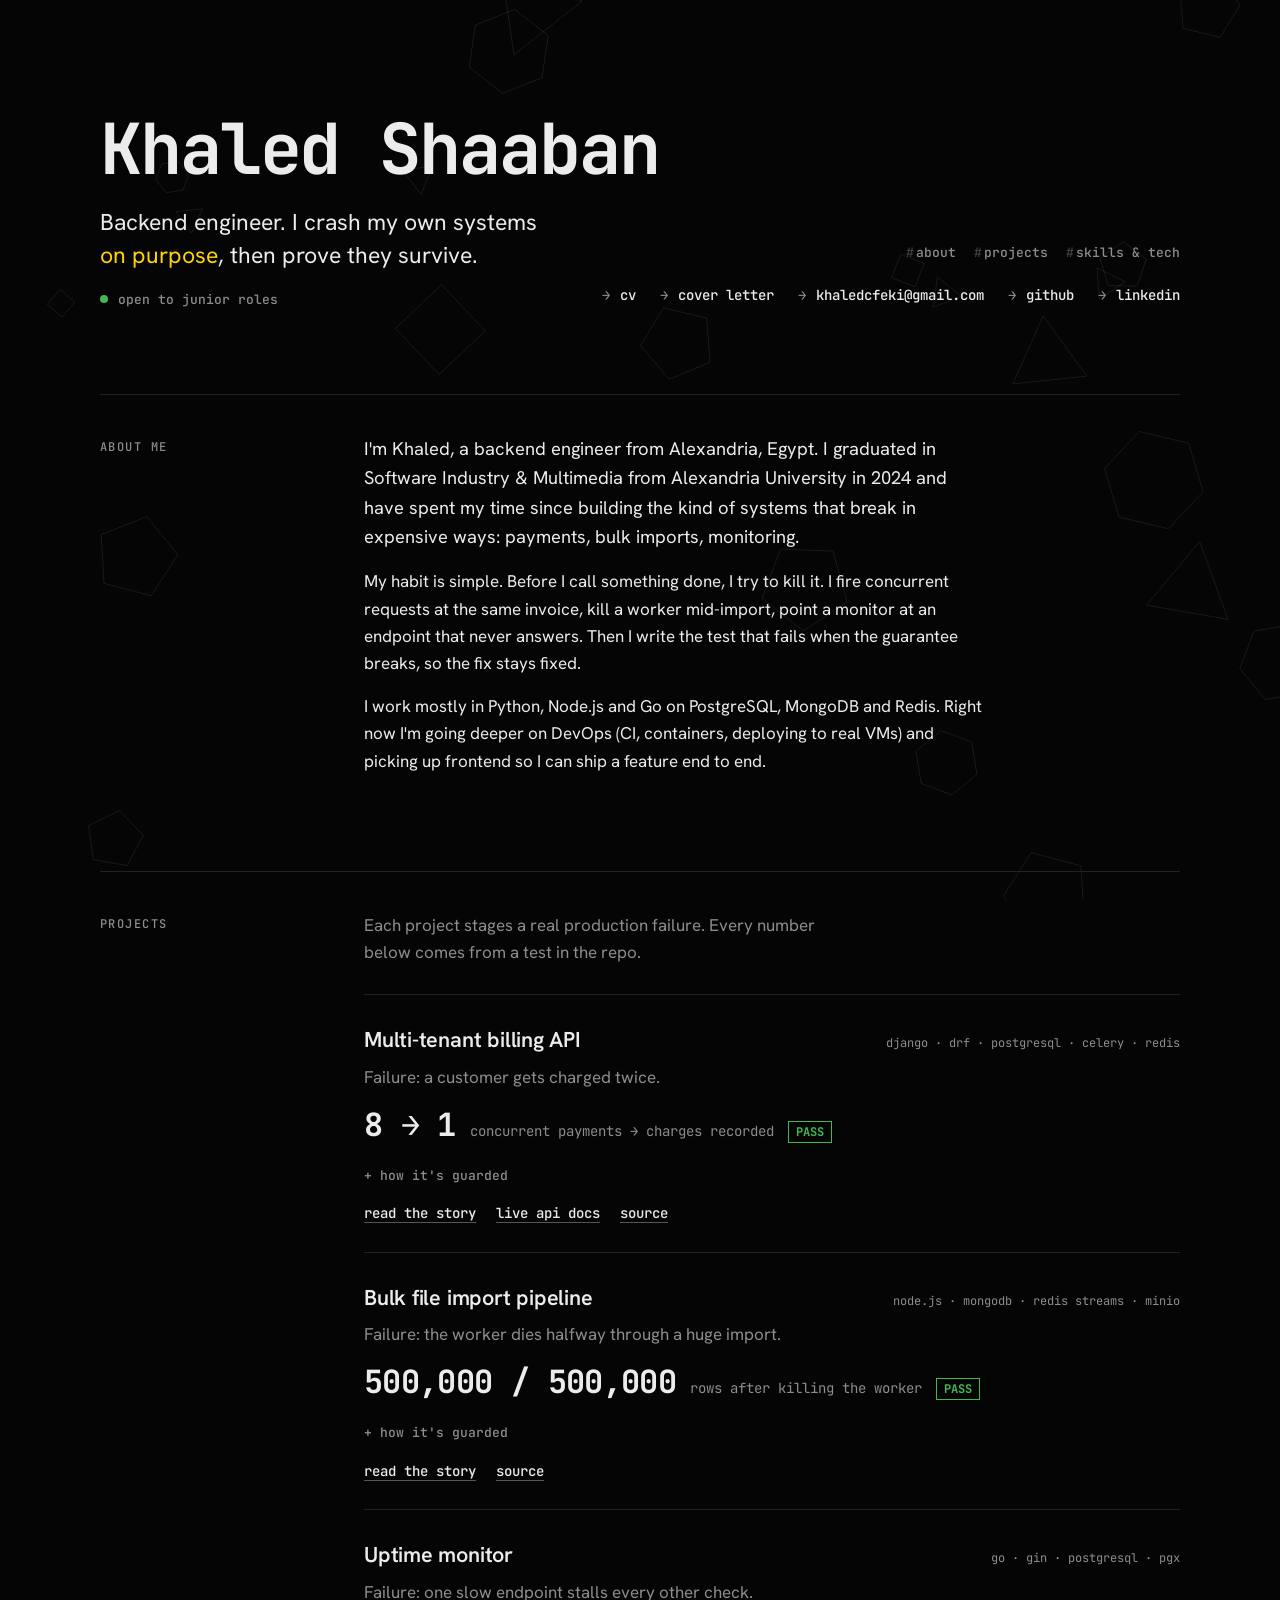
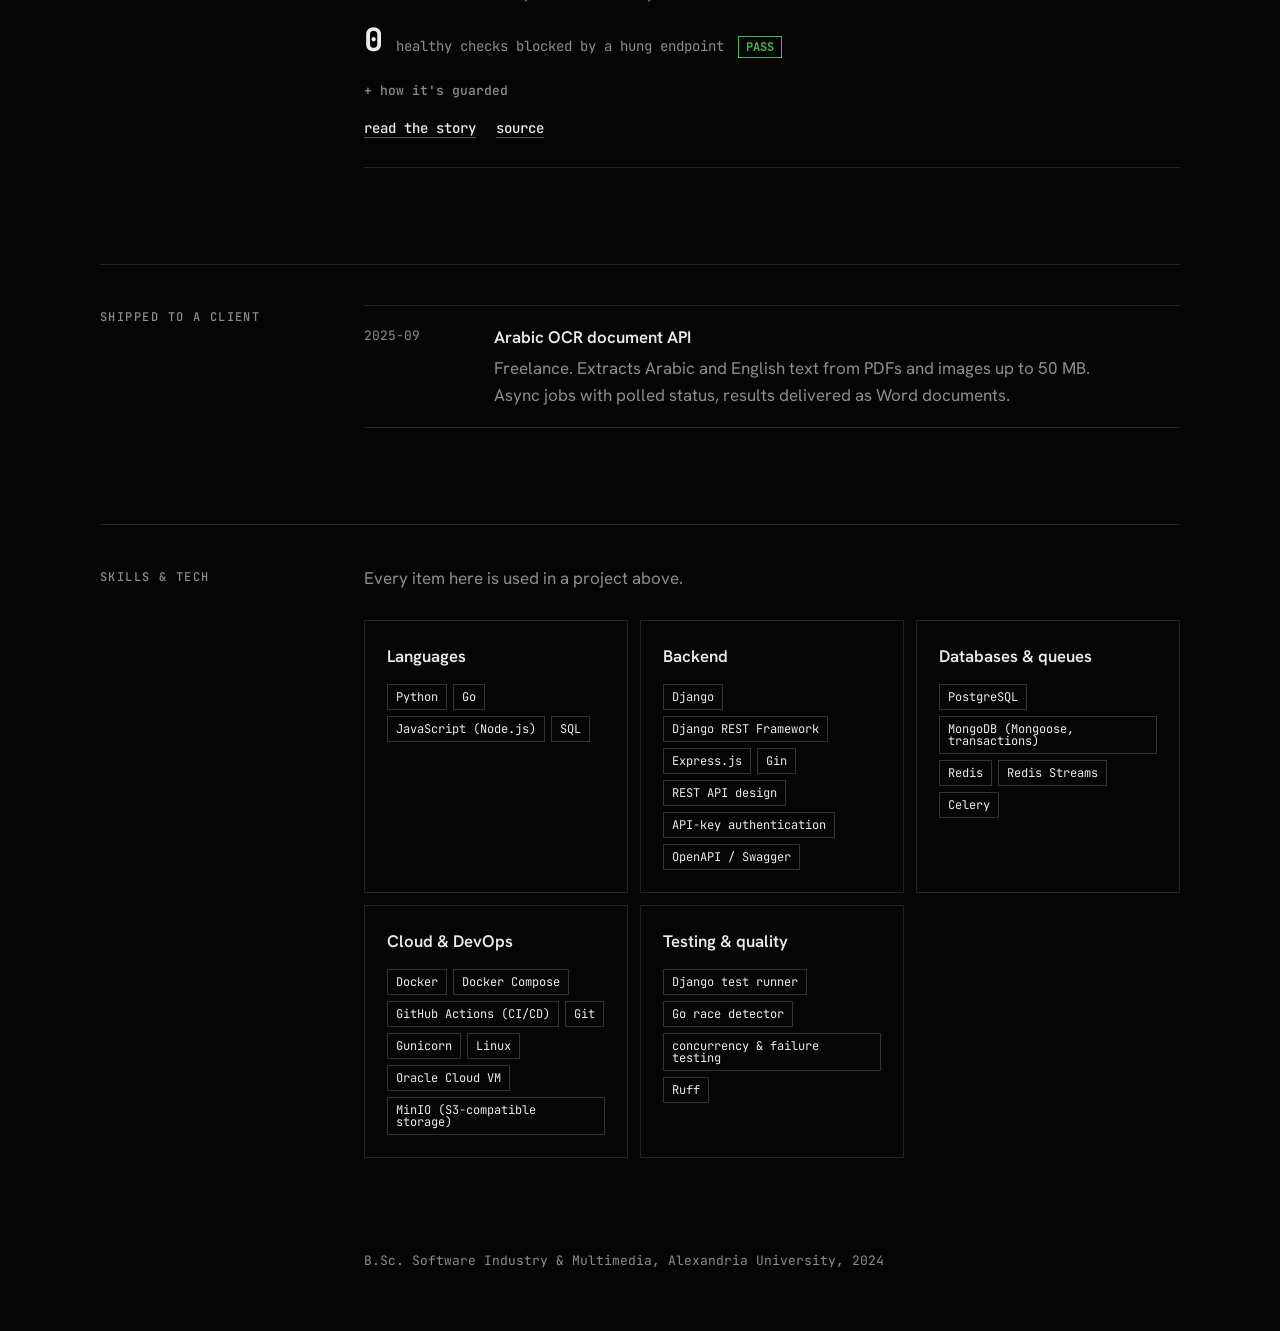
<file: index.html>
<!doctype html>
<html lang="en">
<head>
  <meta charset="utf-8">
  <meta name="viewport" content="width=device-width, initial-scale=1">
  <title>Khaled Shaaban · Backend Engineer</title>
  <meta name="description" content="Junior backend engineer. I crash my own systems on purpose and prove each fix with a test.">
  <link rel="preconnect" href="https://fonts.googleapis.com">
  <link rel="preconnect" href="https://fonts.gstatic.com" crossorigin>
  <link href="https://fonts.googleapis.com/css2?family=Hanken+Grotesk:wght@400;500;600&family=JetBrains+Mono:wght@400;500;700&display=swap" rel="stylesheet">
  <link rel="icon" type="image/svg+xml" href="favicon.svg">
  <link rel="stylesheet" href="style.css?v=2">
</head>
<body>
  <canvas id="bg" aria-hidden="true"></canvas>
  <div class="layout">
    <header class="side">
      <h1 class="glitch">Khaled Shaaban</h1>
      <p class="tagline">Backend engineer. I crash my own systems <em>on purpose</em>, then prove they survive.</p>
      <p class="availability"><span class="dot"></span>open to junior roles</p>
      <div class="side-links">
      <nav class="nav" aria-label="Sections">
        <a href="#about">about</a>
        <a href="#projects">projects</a>
        <a href="#skills">skills &amp; tech</a>
      </nav>
      <ul class="contact">
        <li><a href="files/Khaled_Shaaban_CV.pdf" target="_blank" rel="noopener">cv</a></li>
        <li><a href="files/cover-letter.pdf" target="_blank" rel="noopener">cover letter</a></li>
        <li><a href="mailto:khaledcfeki@gmail.com">khaledcfeki@gmail.com</a></li>
        <li><a href="https://github.com/SupeeerMario">github</a></li>
        <li><a href="https://linkedin.com/in/khaled-elfeki">linkedin</a></li>
      </ul>
      </div>
    </header>

    <main class="content">
      <section id="about">
        <h2>About me</h2>
        <div class="prose">
          <p>I'm Khaled, a backend engineer from Alexandria, Egypt. I graduated in Software Industry &amp; Multimedia from Alexandria University in 2024 and have spent my time since building the kind of systems that break in expensive ways: payments, bulk imports, monitoring.</p>
          <p>My habit is simple. Before I call something done, I try to kill it. I fire concurrent requests at the same invoice, kill a worker mid-import, point a monitor at an endpoint that never answers. Then I write the test that fails when the guarantee breaks, so the fix stays fixed.</p>
          <p>I work mostly in Python, Node.js and Go on PostgreSQL, MongoDB and Redis. Right now I'm going deeper on DevOps (CI, containers, deploying to real VMs) and picking up frontend so I can ship a feature end to end.</p>
        </div>
      </section>

      <section id="projects">
        <h2>Projects</h2>
        <p class="intro">Each project stages a real production failure. Every number below comes from a test in the repo.</p>

        <article class="test">
          <div class="test-head">
            <h3>Multi-tenant billing API</h3>
            <span class="stack">django · drf · postgresql · celery · redis</span>
          </div>
          <p class="failure">Failure: a customer gets charged twice.</p>
          <div class="result"><span class="big">8 → 1</span><span class="what">concurrent payments → charges recorded</span><span class="tag pass">PASS</span></div>
          <details>
            <summary>how it's guarded</summary>
            <p><span class="k">guard</span>A unique index on (tenant, idempotency key) in PostgreSQL instead of a Python check. Every money movement goes into an append-only double-entry ledger that must sum to zero.</p>
            <pre>$ fire 8 payments at invoice #1
unique index: <span id="idx" class="pass">on</span>
charges recorded: <span id="charges">1</span>   <span id="verdict" class="tag pass">PASS</span></pre>
            <button type="button" id="toggle">drop the index</button>
            <p><span class="k">ci</span>Ruff, tests against PostgreSQL 17 and a Docker build in about 45 seconds. Deployed on an Oracle Cloud VM.</p>
          </details>
          <div class="links"><a class="read" href="posts/billing.html">read the story</a><a href="https://multi-tenant-billing-app.duckdns.org/api/docs/">live api docs</a><a href="https://github.com/SupeeerMario/multi-tenant-billing-system">source</a></div>
        </article>

        <article class="test">
          <div class="test-head">
            <h3>Bulk file import pipeline</h3>
            <span class="stack">node.js · mongodb · redis streams · minio</span>
          </div>
          <p class="failure">Failure: the worker dies halfway through a huge import.</p>
          <div class="result"><span class="big">500,000 / 500,000</span><span class="what">rows after killing the worker</span><span class="tag pass">PASS</span></div>
          <details>
            <summary>how it's guarded</summary>
            <p><span class="k">guard</span>Each 1,000-row chunk commits with its checkpoint in one MongoDB transaction, so a second worker resumes exactly where the first died. Redis Streams consumer groups, idempotent upserts, dead-letter stream after 5 attempts.</p>
            <pre>$ import 500,000 rows (30 MB)   memory: 120-131 MB flat
$ kill worker-1                  # mid-import
$ start worker-2                 # resumes from checkpoint
rows: 500,000   gaps: 0   duplicates: 0   <span class="tag pass">PASS</span></pre>
          </details>
          <div class="links"><a class="read" href="posts/import-pipeline.html">read the story</a><a href="https://github.com/SupeeerMario/bulk-data-import-pipeline">source</a></div>
        </article>

        <article class="test">
          <div class="test-head">
            <h3>Uptime monitor</h3>
            <span class="stack">go · gin · postgresql · pgx</span>
          </div>
          <p class="failure">Failure: one slow endpoint stalls every other check.</p>
          <div class="result"><span class="big">0</span><span class="what">healthy checks blocked by a hung endpoint</span><span class="tag pass">PASS</span></div>
          <details>
            <summary>how it's guarded</summary>
            <p><span class="k">guard</span>A scheduler asks PostgreSQL every 5 seconds which monitors are due and dispatches them to a goroutine worker pool over a buffered channel. Graceful shutdown saves every in-flight result.</p>
            <pre>$ go test -race ./...
hung + healthy endpoints   workers: pool   <span class="tag pass">PASS</span>
hung + healthy endpoints   workers: 1      <span class="tag fail">FAIL</span>  # test catches it</pre>
          </details>
          <div class="links"><a class="read" href="posts/uptime-monitor.html">read the story</a><a href="https://github.com/SupeeerMario/uptime-monitor">source</a></div>
        </article>
      </section>

      <section>
        <h2>Shipped to a client</h2>
        <div class="row">
          <span class="date">2025-09</span>
          <div>
            <h3>Arabic OCR document API</h3>
            <p>Freelance. Extracts Arabic and English text from PDFs and images up to 50 MB. Async jobs with polled status, results delivered as Word documents.</p>
          </div>
        </div>
      </section>

      <section id="skills">
        <h2>Skills &amp; tech</h2>
        <p class="intro">Every item here is used in a project above.</p>
        <div class="skills">
          <div class="skill">
            <h3>Languages</h3>
            <ul class="chips"><li>Python</li><li>Go</li><li>JavaScript (Node.js)</li><li>SQL</li></ul>
          </div>
          <div class="skill">
            <h3>Backend</h3>
            <ul class="chips"><li>Django</li><li>Django REST Framework</li><li>Express.js</li><li>Gin</li><li>REST API design</li><li>API-key authentication</li><li>OpenAPI / Swagger</li></ul>
          </div>
          <div class="skill">
            <h3>Databases &amp; queues</h3>
            <ul class="chips"><li>PostgreSQL</li><li>MongoDB (Mongoose, transactions)</li><li>Redis</li><li>Redis Streams</li><li>Celery</li></ul>
          </div>
          <div class="skill">
            <h3>Cloud &amp; DevOps</h3>
            <ul class="chips"><li>Docker</li><li>Docker Compose</li><li>GitHub Actions (CI/CD)</li><li>Git</li><li>Gunicorn</li><li>Linux</li><li>Oracle Cloud VM</li><li>MinIO (S3-compatible storage)</li></ul>
          </div>
          <div class="skill">
            <h3>Testing &amp; quality</h3>
            <ul class="chips"><li>Django test runner</li><li>Go race detector</li><li>concurrency &amp; failure testing</li><li>Ruff</li></ul>
          </div>
        </div>
      </section>


      <footer>B.Sc. Software Industry &amp; Multimedia, Alexandria University, 2024</footer>
    </main>
  </div>
  <script src="site.js?v=2"></script>
</body>
</html>
</file>
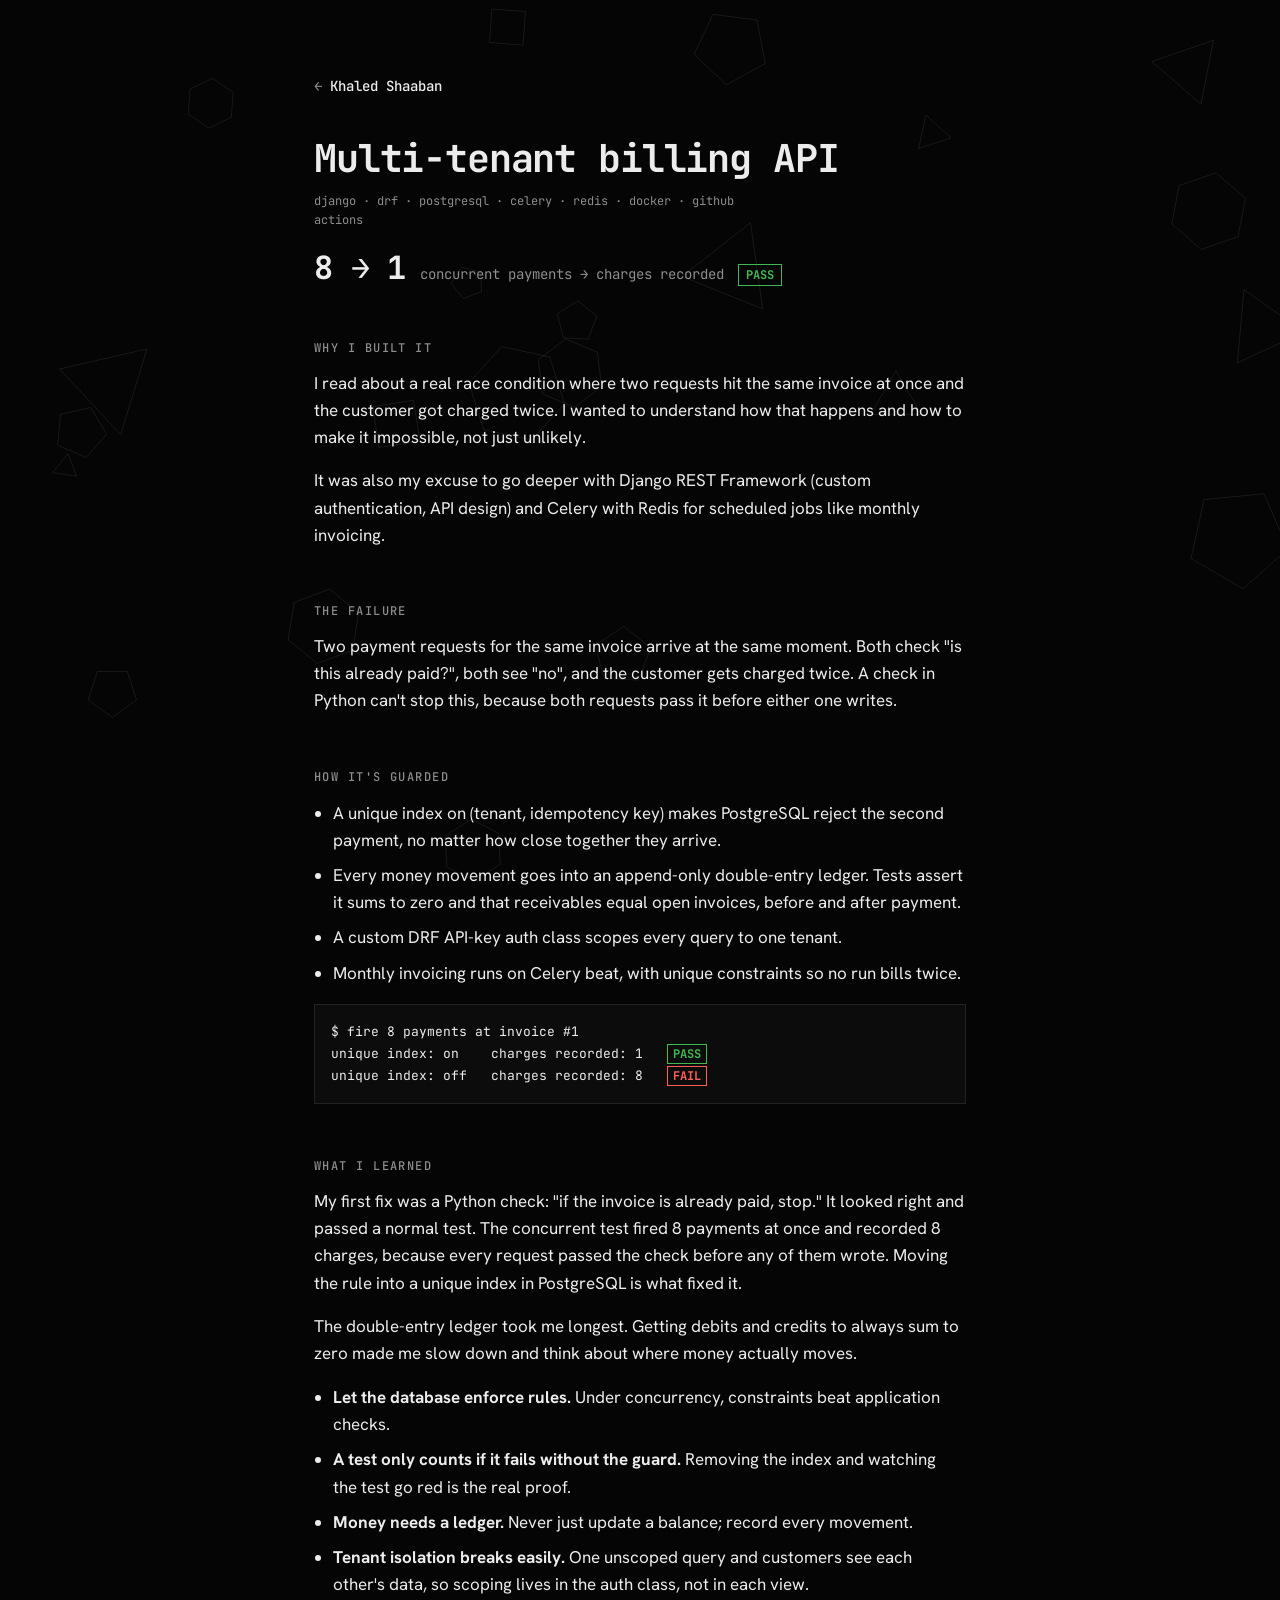
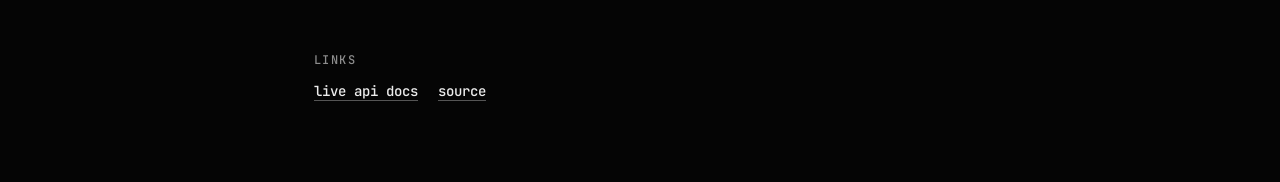
<file: posts/billing.html>
<!doctype html>
<html lang="en">
<head>
  <meta charset="utf-8">
  <meta name="viewport" content="width=device-width, initial-scale=1">
  <title>Multi-tenant billing API · Khaled Shaaban</title>
  <link rel="preconnect" href="https://fonts.googleapis.com">
  <link rel="preconnect" href="https://fonts.gstatic.com" crossorigin>
  <link href="https://fonts.googleapis.com/css2?family=Hanken+Grotesk:wght@400;500;600&family=JetBrains+Mono:wght@400;500;700&display=swap" rel="stylesheet">
  <link rel="icon" type="image/svg+xml" href="../favicon.svg">
  <link rel="stylesheet" href="../style.css">
</head>
<body>
  <canvas id="bg" aria-hidden="true"></canvas>
  <main class="post">
    <a class="back glitch" href="../index.html">Khaled Shaaban</a>

    <h1>Multi-tenant billing API</h1>
    <p class="stack">django · drf · postgresql · celery · redis · docker · github actions</p>
    <div class="result"><span class="big">8 → 1</span><span class="what">concurrent payments → charges recorded</span><span class="tag pass">PASS</span></div>

    <section>
      <h2>Why I built it</h2>
      <p>I read about a real race condition where two requests hit the same invoice at once and the customer got charged twice. I wanted to understand how that happens and how to make it impossible, not just unlikely.</p>
      <p>It was also my excuse to go deeper with Django REST Framework (custom authentication, API design) and Celery with Redis for scheduled jobs like monthly invoicing.</p>
    </section>

    <section>
      <h2>The failure</h2>
      <p>Two payment requests for the same invoice arrive at the same moment. Both check "is this already paid?", both see "no", and the customer gets charged twice. A check in Python can't stop this, because both requests pass it before either one writes.</p>
    </section>

    <section>
      <h2>How it's guarded</h2>
      <ul>
        <li>A unique index on (tenant, idempotency key) makes PostgreSQL reject the second payment, no matter how close together they arrive.</li>
        <li>Every money movement goes into an append-only double-entry ledger. Tests assert it sums to zero and that receivables equal open invoices, before and after payment.</li>
        <li>A custom DRF API-key auth class scopes every query to one tenant.</li>
        <li>Monthly invoicing runs on Celery beat, with unique constraints so no run bills twice.</li>
      </ul>
      <pre>$ fire 8 payments at invoice #1
unique index: on    charges recorded: 1   <span class="tag pass">PASS</span>
unique index: off   charges recorded: 8   <span class="tag fail">FAIL</span></pre>
    </section>

    <section>
      <h2>What I learned</h2>
      <p>My first fix was a Python check: "if the invoice is already paid, stop." It looked right and passed a normal test. The concurrent test fired 8 payments at once and recorded 8 charges, because every request passed the check before any of them wrote. Moving the rule into a unique index in PostgreSQL is what fixed it.</p>
      <p>The double-entry ledger took me longest. Getting debits and credits to always sum to zero made me slow down and think about where money actually moves.</p>
      <ul>
        <li><strong>Let the database enforce rules.</strong> Under concurrency, constraints beat application checks.</li>
        <li><strong>A test only counts if it fails without the guard.</strong> Removing the index and watching the test go red is the real proof.</li>
        <li><strong>Money needs a ledger.</strong> Never just update a balance; record every movement.</li>
        <li><strong>Tenant isolation breaks easily.</strong> One unscoped query and customers see each other's data, so scoping lives in the auth class, not in each view.</li>
      </ul>
    </section>

    <section>
      <h2>Links</h2>
      <p class="links"><a href="https://multi-tenant-billing-app.duckdns.org/api/docs/">live api docs</a><a href="https://github.com/SupeeerMario/multi-tenant-billing-system">source</a></p>
    </section>
  </main>
  <script src="../site.js"></script>
</body>
</html>
</file>
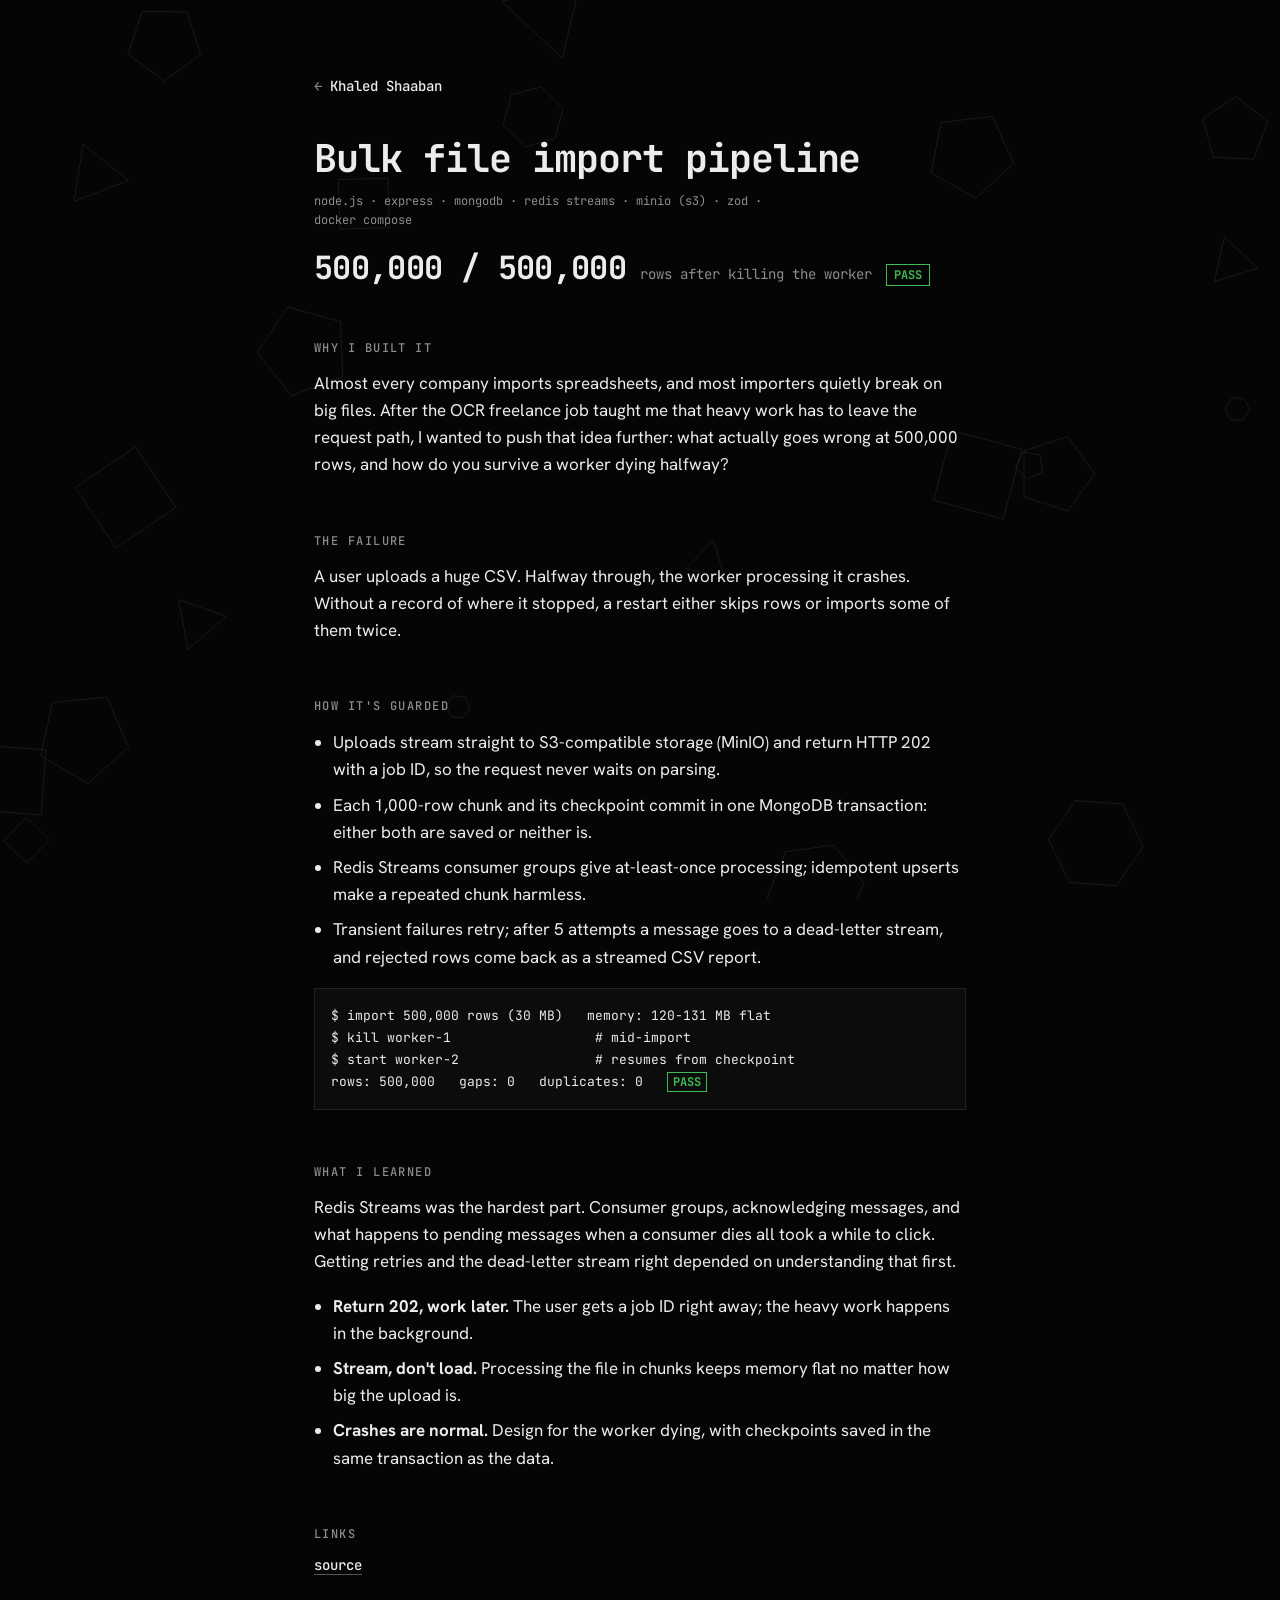
<file: posts/import-pipeline.html>
<!doctype html>
<html lang="en">
<head>
  <meta charset="utf-8">
  <meta name="viewport" content="width=device-width, initial-scale=1">
  <title>Bulk file import pipeline · Khaled Shaaban</title>
  <link rel="preconnect" href="https://fonts.googleapis.com">
  <link rel="preconnect" href="https://fonts.gstatic.com" crossorigin>
  <link href="https://fonts.googleapis.com/css2?family=Hanken+Grotesk:wght@400;500;600&family=JetBrains+Mono:wght@400;500;700&display=swap" rel="stylesheet">
  <link rel="icon" type="image/svg+xml" href="../favicon.svg">
  <link rel="stylesheet" href="../style.css">
</head>
<body>
  <canvas id="bg" aria-hidden="true"></canvas>
  <main class="post">
    <a class="back glitch" href="../index.html">Khaled Shaaban</a>

    <h1>Bulk file import pipeline</h1>
    <p class="stack">node.js · express · mongodb · redis streams · minio (s3) · zod · docker compose</p>
    <div class="result"><span class="big">500,000 / 500,000</span><span class="what">rows after killing the worker</span><span class="tag pass">PASS</span></div>

    <section>
      <h2>Why I built it</h2>
      <p>Almost every company imports spreadsheets, and most importers quietly break on big files. After the OCR freelance job taught me that heavy work has to leave the request path, I wanted to push that idea further: what actually goes wrong at 500,000 rows, and how do you survive a worker dying halfway?</p>
    </section>

    <section>
      <h2>The failure</h2>
      <p>A user uploads a huge CSV. Halfway through, the worker processing it crashes. Without a record of where it stopped, a restart either skips rows or imports some of them twice.</p>
    </section>

    <section>
      <h2>How it's guarded</h2>
      <ul>
        <li>Uploads stream straight to S3-compatible storage (MinIO) and return HTTP 202 with a job ID, so the request never waits on parsing.</li>
        <li>Each 1,000-row chunk and its checkpoint commit in one MongoDB transaction: either both are saved or neither is.</li>
        <li>Redis Streams consumer groups give at-least-once processing; idempotent upserts make a repeated chunk harmless.</li>
        <li>Transient failures retry; after 5 attempts a message goes to a dead-letter stream, and rejected rows come back as a streamed CSV report.</li>
      </ul>
      <pre>$ import 500,000 rows (30 MB)   memory: 120-131 MB flat
$ kill worker-1                  # mid-import
$ start worker-2                 # resumes from checkpoint
rows: 500,000   gaps: 0   duplicates: 0   <span class="tag pass">PASS</span></pre>
    </section>

    <section>
      <h2>What I learned</h2>
      <p>Redis Streams was the hardest part. Consumer groups, acknowledging messages, and what happens to pending messages when a consumer dies all took a while to click. Getting retries and the dead-letter stream right depended on understanding that first.</p>
      <ul>
        <li><strong>Return 202, work later.</strong> The user gets a job ID right away; the heavy work happens in the background.</li>
        <li><strong>Stream, don't load.</strong> Processing the file in chunks keeps memory flat no matter how big the upload is.</li>
        <li><strong>Crashes are normal.</strong> Design for the worker dying, with checkpoints saved in the same transaction as the data.</li>
      </ul>
    </section>

    <section>
      <h2>Links</h2>
      <p class="links"><a href="https://github.com/SupeeerMario/bulk-data-import-pipeline">source</a></p>
    </section>
  </main>
  <script src="../site.js"></script>
</body>
</html>
</file>
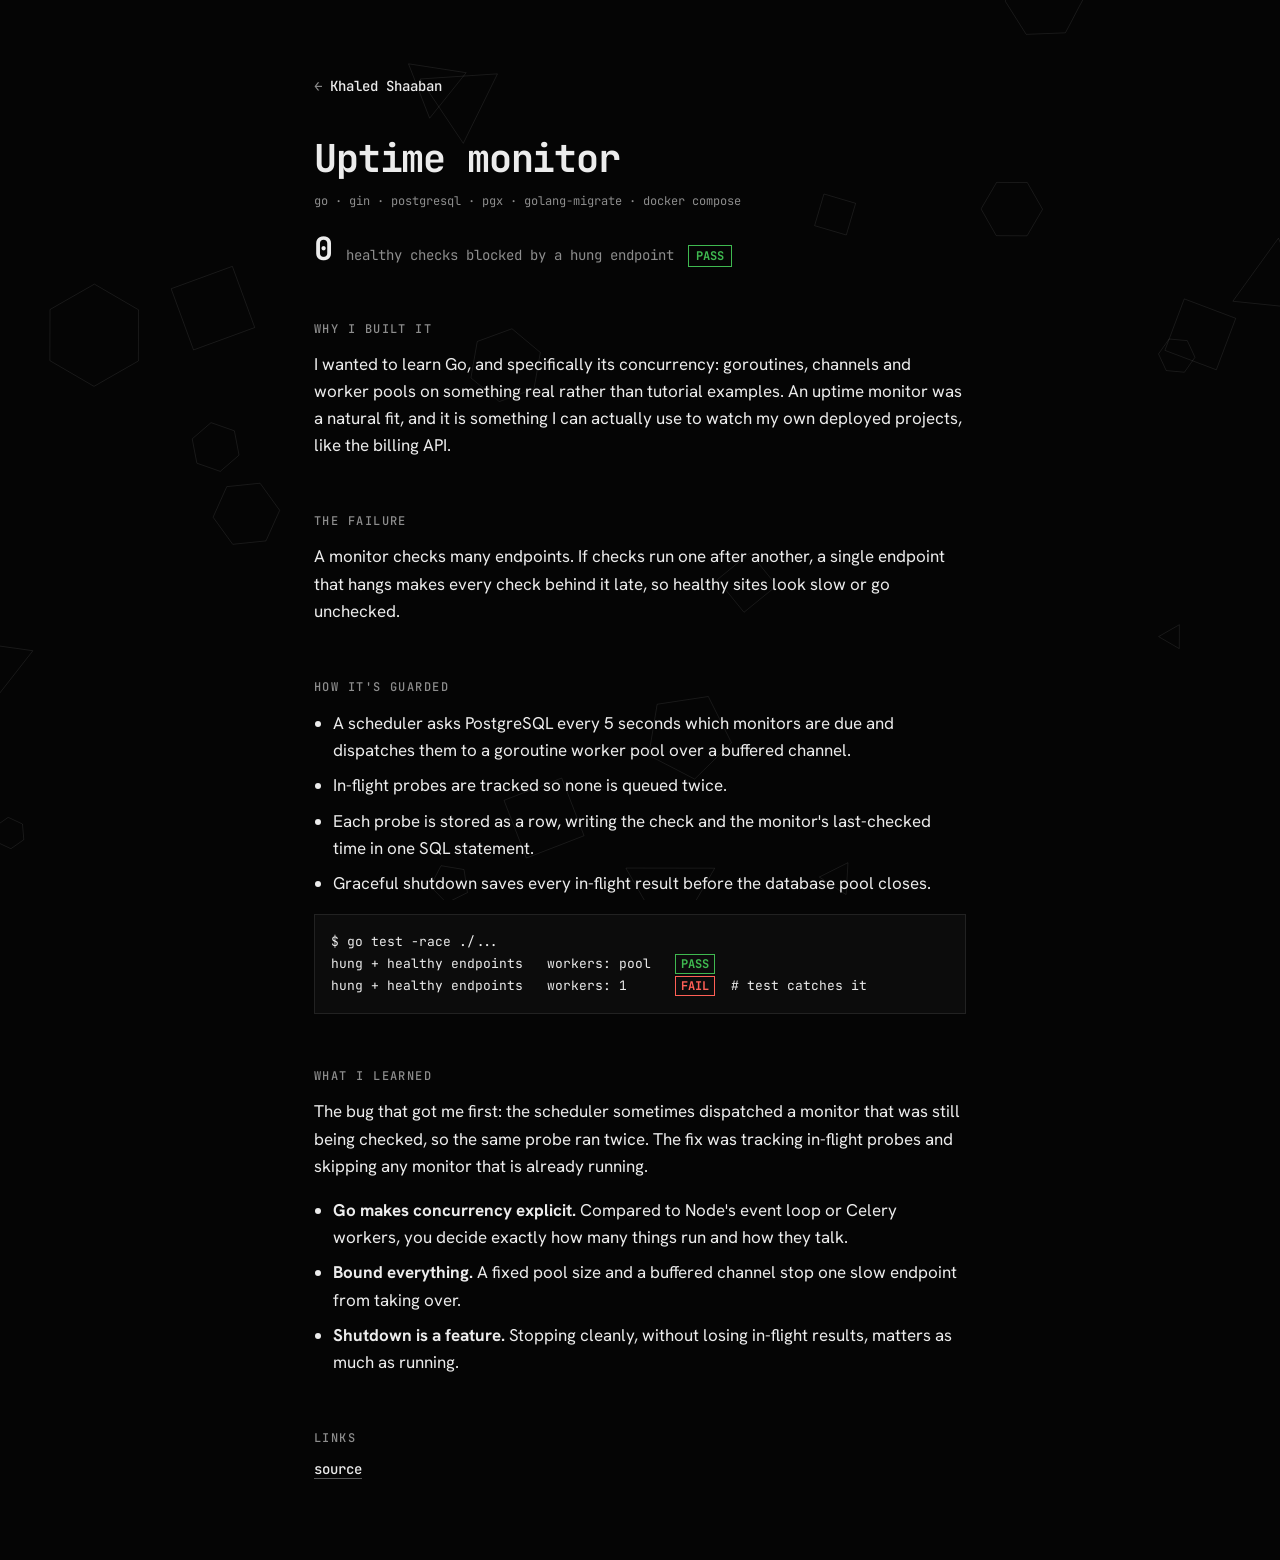
<file: posts/uptime-monitor.html>
<!doctype html>
<html lang="en">
<head>
  <meta charset="utf-8">
  <meta name="viewport" content="width=device-width, initial-scale=1">
  <title>Uptime monitor · Khaled Shaaban</title>
  <link rel="preconnect" href="https://fonts.googleapis.com">
  <link rel="preconnect" href="https://fonts.gstatic.com" crossorigin>
  <link href="https://fonts.googleapis.com/css2?family=Hanken+Grotesk:wght@400;500;600&family=JetBrains+Mono:wght@400;500;700&display=swap" rel="stylesheet">
  <link rel="icon" type="image/svg+xml" href="../favicon.svg">
  <link rel="stylesheet" href="../style.css">
</head>
<body>
  <canvas id="bg" aria-hidden="true"></canvas>
  <main class="post">
    <a class="back glitch" href="../index.html">Khaled Shaaban</a>

    <h1>Uptime monitor</h1>
    <p class="stack">go · gin · postgresql · pgx · golang-migrate · docker compose</p>
    <div class="result"><span class="big">0</span><span class="what">healthy checks blocked by a hung endpoint</span><span class="tag pass">PASS</span></div>

    <section>
      <h2>Why I built it</h2>
      <p>I wanted to learn Go, and specifically its concurrency: goroutines, channels and worker pools on something real rather than tutorial examples. An uptime monitor was a natural fit, and it is something I can actually use to watch my own deployed projects, like the billing API.</p>
    </section>

    <section>
      <h2>The failure</h2>
      <p>A monitor checks many endpoints. If checks run one after another, a single endpoint that hangs makes every check behind it late, so healthy sites look slow or go unchecked.</p>
    </section>

    <section>
      <h2>How it's guarded</h2>
      <ul>
        <li>A scheduler asks PostgreSQL every 5 seconds which monitors are due and dispatches them to a goroutine worker pool over a buffered channel.</li>
        <li>In-flight probes are tracked so none is queued twice.</li>
        <li>Each probe is stored as a row, writing the check and the monitor's last-checked time in one SQL statement.</li>
        <li>Graceful shutdown saves every in-flight result before the database pool closes.</li>
      </ul>
      <pre>$ go test -race ./...
hung + healthy endpoints   workers: pool   <span class="tag pass">PASS</span>
hung + healthy endpoints   workers: 1      <span class="tag fail">FAIL</span>  # test catches it</pre>
    </section>

    <section>
      <h2>What I learned</h2>
      <p>The bug that got me first: the scheduler sometimes dispatched a monitor that was still being checked, so the same probe ran twice. The fix was tracking in-flight probes and skipping any monitor that is already running.</p>
      <ul>
        <li><strong>Go makes concurrency explicit.</strong> Compared to Node's event loop or Celery workers, you decide exactly how many things run and how they talk.</li>
        <li><strong>Bound everything.</strong> A fixed pool size and a buffered channel stop one slow endpoint from taking over.</li>
        <li><strong>Shutdown is a feature.</strong> Stopping cleanly, without losing in-flight results, matters as much as running.</li>
      </ul>
    </section>

    <section>
      <h2>Links</h2>
      <p class="links"><a href="https://github.com/SupeeerMario/uptime-monitor">source</a></p>
    </section>
  </main>
  <script src="../site.js"></script>
</body>
</html>
</file>
<file: style.css>
:root {
  --bg: #050505;
  --fg: #ececec;
  --dim: #8d8d8d;
  --line: #222;
  --accent: #ffd400;
  --pass: #3fb950;
  --fail: #ff5f56;
  --sans: "Hanken Grotesk", system-ui, sans-serif;
  --mono: "JetBrains Mono", ui-monospace, monospace;
}

* { box-sizing: border-box; }
html { scrollbar-color: #333 var(--bg); }
::selection { background: var(--accent); color: #000; }

body {
  margin: 0;
  background: var(--bg);
  color: var(--fg);
  font: 400 17px/1.6 var(--sans);
  -webkit-font-smoothing: antialiased;
}

a { color: var(--fg); text-decoration: underline; text-decoration-color: #555; text-underline-offset: 4px; }
a:hover { text-decoration-color: var(--accent); color: var(--accent); }
:focus-visible { outline: 2px solid var(--accent); outline-offset: 3px; }

#bg { position: fixed; inset: 0; width: 100%; height: 100%; z-index: 0; }

.layout {
  position: relative;
  z-index: 1;
  max-width: 1160px;
  margin: 0 auto;
  padding: 0 40px;
}

/* left: identity */
.side { padding: 112px 0 0; display: grid; grid-template-columns: 1fr auto; column-gap: 64px; align-items: end; }
.side > :not(.side-links, h1) { grid-column: 1; }
.side > h1 { grid-column: 1 / -1; }
.side-links { grid-column: 2; grid-row: 2 / span 2; align-self: end; text-align: right; }
.side-links .nav, .side-links .contact { justify-content: flex-end; }
h1 { margin: 0; font-family: var(--mono); font-weight: 700; font-size: clamp(2.2rem, 5.5vw, 4.4rem); line-height: 1.05; letter-spacing: -0.03em; }
.tagline { margin: 20px 0 0; max-width: 40ch; font-size: clamp(1.15rem, 1.8vw, 1.45rem); line-height: 1.45; }
.tagline em { font-style: normal; color: var(--accent); }
.availability { display: flex; align-items: center; gap: 10px; margin: 20px 0 0; font: 500 13px/1 var(--mono); color: var(--dim); }
.dot { width: 8px; height: 8px; border-radius: 50%; background: var(--pass); animation: pulse 2s infinite; }
@keyframes pulse { 0% { box-shadow: 0 0 0 0 rgba(63,185,80,.7); } 70%, 100% { box-shadow: 0 0 0 7px rgba(63,185,80,0); } }
.contact { list-style: none; padding: 0; margin: 24px 0 0; display: flex; flex-wrap: wrap; gap: 10px 24px; font: 500 14px/1.4 var(--mono); }
.contact a { text-decoration: none; display: inline-flex; gap: 10px; }
.contact a::before { content: "→"; color: var(--dim); }
.contact a:hover::before { color: var(--accent); }

/* right: content */
.content { padding: 88px 0 64px; }
.content section { display: grid; grid-template-columns: 200px 1fr; column-gap: 64px; padding-top: 40px; border-top: 1px solid var(--line); }
.content section + section { margin-top: 96px; }
.content section > * { grid-column: 2; min-width: 0; }
.content section > h2 { grid-column: 1; grid-row: 1 / span 20; align-self: start; position: sticky; top: 32px; margin-top: 6px; }
h2 { margin: 0 0 8px; font: 500 12px/1 var(--mono); text-transform: uppercase; letter-spacing: 0.12em; color: var(--dim); }
.intro { margin: 0 0 28px; color: var(--dim); max-width: 46ch; }

/* crash tests */
.test { border-top: 1px solid var(--line); padding: 28px 0; }
.test:last-child { border-bottom: 1px solid var(--line); }
.test-head { display: flex; justify-content: space-between; align-items: baseline; gap: 16px; flex-wrap: wrap; }
.test h3 { margin: 0; font-size: 1.35rem; font-weight: 600; letter-spacing: -0.01em; }
.stack { font: 400 12px/1.6 var(--mono); color: var(--dim); }
.failure { margin: 6px 0 16px; color: var(--dim); }
.result { display: flex; align-items: baseline; gap: 14px; flex-wrap: wrap; font-family: var(--mono); font-variant-numeric: tabular-nums; }
.result .big { font-size: 2rem; font-weight: 700; letter-spacing: -0.02em; line-height: 1.1; }
.result .what { color: var(--dim); font-size: 14px; }
.tag { font: 700 12px/1 var(--mono); padding: 4px 7px; border: 1px solid currentColor; }
.pass { color: var(--pass); }
.fail { color: var(--fail); }

details { margin-top: 18px; }
summary { cursor: pointer; display: inline-block; font: 500 13px/1 var(--mono); color: var(--dim); list-style: none; }
summary::-webkit-details-marker { display: none; }
summary::before { content: "+ "; }
details[open] summary::before { content: "− "; }
summary:hover { color: var(--accent); }
details p { margin: 14px 0 0; max-width: 62ch; }
.k { font: 500 12px/1 var(--mono); color: var(--dim); text-transform: uppercase; letter-spacing: 0.08em; margin-right: 6px; }
pre {
  margin: 16px 0 0;
  padding: 16px;
  background: rgba(255,255,255,0.03);
  border: 1px solid var(--line);
  overflow-x: auto;
  font: 400 13px/1.7 var(--mono);
  font-variant-numeric: tabular-nums;
}
pre .tag { padding: 1px 5px; }
button {
  margin-top: 12px;
  font: 500 13px/1 var(--mono);
  color: var(--accent);
  background: none;
  border: 1px solid var(--accent);
  padding: 9px 12px;
  cursor: pointer;
}
button:hover { background: var(--accent); color: #000; }
.links { margin-top: 16px; display: flex; gap: 20px; flex-wrap: wrap; font: 500 14px/1.4 var(--mono); }

/* simple rows: client work, notes */
.row { display: grid; grid-template-columns: 110px 1fr; gap: 20px; padding: 18px 0; border-top: 1px solid var(--line); }
.row:last-child { border-bottom: 1px solid var(--line); }
.date { font: 400 13px/1.9 var(--mono); color: var(--dim); }
.row h3 { margin: 0; font-size: 1.05rem; font-weight: 600; }
.row p { margin: 4px 0 0; color: var(--dim); max-width: 60ch; }

footer { margin-top: 96px; padding-left: 264px; font: 400 13px/1 var(--mono); color: var(--dim); }

/* project posts */
.post { position: relative; z-index: 1; max-width: 700px; margin: 0 auto; padding: 72px 24px 64px; }
.post .back { font: 500 14px/1 var(--mono); text-decoration: none; }
.post .back::before { content: "← "; color: var(--dim); }
.post h1 { margin: 40px 0 12px; font-size: 2.4rem; }
.post .result { margin-top: 20px; }
.post section { margin-top: 56px; }
.post h2 { margin-bottom: 16px; }
.post p { margin: 0 0 16px; max-width: 65ch; }
.post ul { padding-left: 1.2rem; max-width: 65ch; }
.post li { margin-bottom: 8px; }
.todo { border: 1px dashed var(--accent); color: var(--accent); padding: 12px 14px; font-size: 15px; }
.read { font: 500 14px/1.4 var(--mono); }

/* glitch */
.glitch .word { display: inline-block; white-space: nowrap; }
.glitch .ch { display: inline-block; }
.glitch .ch.hit { color: var(--fail); text-shadow: -2px 0 var(--accent); transform: translate(1px, -1px); }

@media (max-width: 900px) {
  .layout { padding: 0 20px; }
  .side { padding: 56px 0 0; display: block; }
  .side-links { text-align: left; }
  .side-links .nav, .side-links .contact { justify-content: flex-start; }
  .content section { display: block; }
  .content section > h2 { position: static; margin-top: 0; }
  .skills { grid-template-columns: repeat(2, 1fr); }
  footer { padding-left: 0; }
  .content { padding-top: 56px; }
  h1 { font-size: 2.2rem; }
}
@media (max-width: 520px) {
  .layout { padding: 0 16px; }
  .row { grid-template-columns: 1fr; gap: 2px; }
  .result .big { font-size: 1.6rem; }
}
@media (prefers-reduced-motion: reduce) { .dot { animation: none; } }

/* nav */
.nav { display: flex; flex-wrap: wrap; gap: 6px 18px; margin: 36px 0 0; font: 500 13px/1.4 var(--mono); }
.nav a { color: var(--dim); text-decoration: none; }
.nav a::before { content: "#"; margin-right: 2px; color: #444; }
.nav a:hover { color: var(--accent); }
section[id] { scroll-margin-top: 32px; }
html { scroll-behavior: smooth; }

/* about */
.prose p { margin: 16px 0 0; max-width: 62ch; }
.prose p:first-child { margin-top: 0; font-size: 1.15rem; }

/* skills */
.skills { display: grid; grid-template-columns: repeat(3, 1fr); gap: 12px; }
.skill { background: var(--bg); border: 1px solid var(--line); padding: 22px; }
.skill h3 { margin: 0; font-size: 1.05rem; font-weight: 600; }
.skill h3 + .chips { margin-top: 14px; }
.chips { list-style: none; margin: 0; padding: 0; display: flex; flex-wrap: wrap; gap: 6px; }
.chips li { font: 400 12px/1 var(--mono); padding: 6px 8px; border: 1px solid #333; }
.skill:hover .chips li { border-color: #555; }

@media (max-width: 640px) {
  .skills { grid-template-columns: 1fr; }
}
@media (prefers-reduced-motion: reduce) { html { scroll-behavior: auto; } }
</file>
